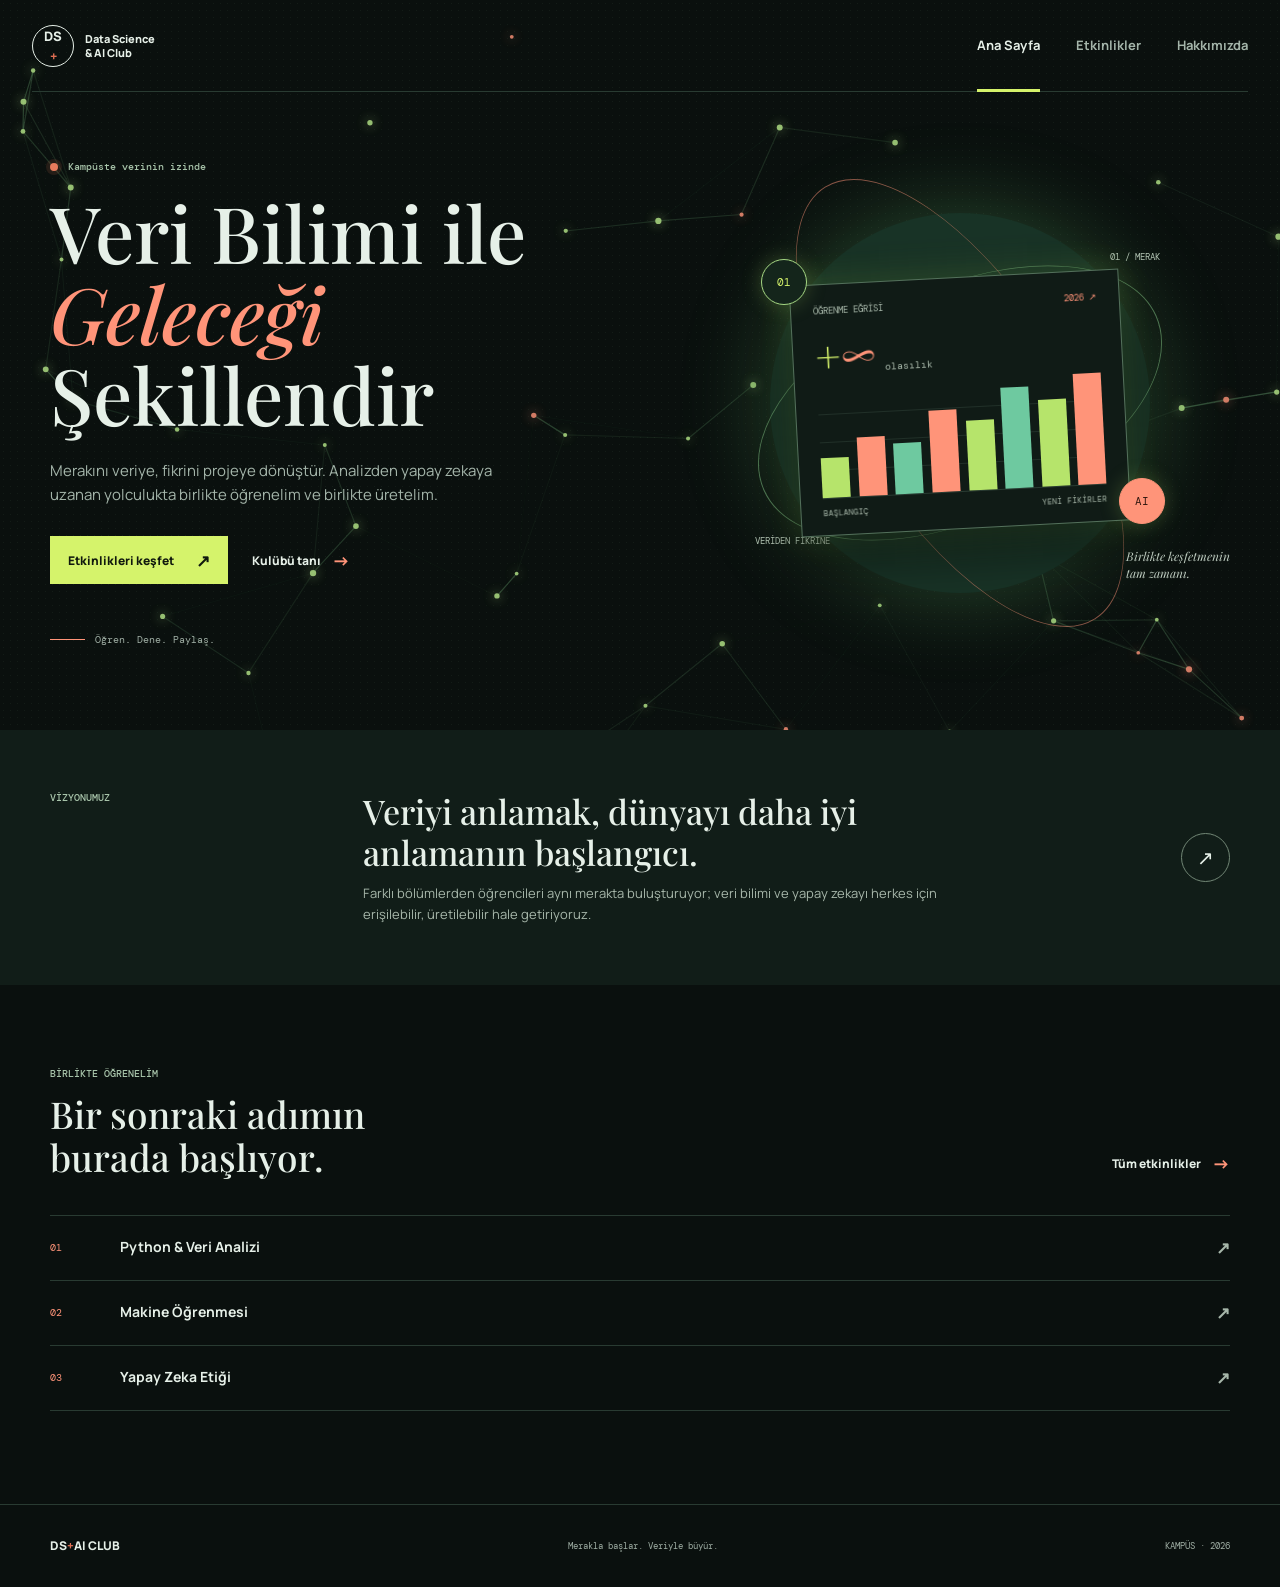
<file: index.html>
<!doctype html>
<html lang="tr">
<head>
  <meta charset="utf-8">
  <meta name="viewport" content="width=device-width, initial-scale=1">
  <meta name="description" content="Kampüsün Data Science & AI Club topluluğunu keşfet; veriyle düşün, birlikte üret.">
  <title>Data Science & AI Club | Kampüste verinin izinde</title>
  <link rel="stylesheet" href="style.css">
  <script src="script.js" defer></script>
</head>
<body>
  <canvas class="data-field" aria-hidden="true"></canvas>
  <a class="skip-link" href="#icerik">İçeriğe geç</a>
  <header class="site-header">
    <a class="brand" href="index.html" aria-label="Data Science & AI Club ana sayfa">
      <span class="brand-mark" aria-hidden="true">DS<span>+</span></span>
      <span class="brand-name">Data Science<br>& AI Club</span>
    </a>
    <nav class="site-nav" aria-label="Ana gezinme">
      <a class="active" href="index.html" aria-current="page">Ana Sayfa</a>
      <a href="etkinlikler.html">Etkinlikler</a>
      <a href="hakkimizda.html">Hakkımızda</a>
    </nav>
  </header>

  <main id="icerik">
    <section class="hero page-shell">
      <div class="hero-copy">
        <p class="eyebrow"><span class="eyebrow-dot"></span> Kampüste verinin izinde</p>
        <h1>Veri Bilimi ile <span>Geleceği</span> Şekillendir</h1>
        <p class="hero-intro">Merakını veriye, fikrini projeye dönüştür. Analizden yapay zekaya uzanan yolculukta birlikte öğrenelim ve birlikte üretelim.</p>
        <div class="hero-actions">
          <a class="button button-primary" href="etkinlikler.html">Etkinlikleri keşfet <span aria-hidden="true">↗</span></a>
          <a class="text-link" href="hakkimizda.html">Kulübü tanı <span aria-hidden="true">→</span></a>
        </div>
        <div class="hero-note"><span class="note-line"></span><span>Öğren. Dene. Paylaş.</span></div>
      </div>
      <div class="hero-visual" aria-label="Veri görselleştirme illüstrasyonu" tabindex="0">
        <div class="visual-orbit orbit-one"></div>
        <div class="visual-orbit orbit-two"></div>
        <div class="visual-label label-top">01 / MERAK</div>
        <div class="visual-label label-bottom">VERİDEN FİKRİNE</div>
        <div class="chart-panel">
          <div class="chart-head"><span>ÖĞRENME EĞRİSİ</span><span class="chart-period">2026 ↗</span></div>
          <div class="chart-value">+<span>∞</span><small>olasılık</small></div>
          <div class="chart-bars" aria-hidden="true">
            <i style="--bar: 36%"></i><i style="--bar: 53%"></i><i style="--bar: 46%"></i><i style="--bar: 74%"></i><i style="--bar: 63%"></i><i style="--bar: 91%"></i><i style="--bar: 78%"></i><i style="--bar: 100%"></i>
          </div>
          <div class="chart-foot"><span>BAŞLANGIÇ</span><span>YENİ FİKİRLER</span></div>
        </div>
        <div class="floating-token token-a">01</div>
        <div class="floating-token token-b">AI</div>
        <div class="visual-caption">Birlikte keşfetmenin<br>tam zamanı.</div>
      </div>
    </section>

    <section class="vision-band">
      <div class="page-shell vision-inner">
        <p class="eyebrow">VİZYONUMUZ</p>
        <div>
          <h2>Veriyi anlamak, dünyayı daha iyi anlamanın başlangıcı.</h2>
          <p>Farklı bölümlerden öğrencileri aynı merakta buluşturuyor; veri bilimi ve yapay zekayı herkes için erişilebilir, üretilebilir hale getiriyoruz.</p>
        </div>
        <a class="round-link" href="hakkimizda.html" aria-label="Kulüp hakkında daha fazla bilgi">↗</a>
      </div>
    </section>

    <section class="home-activity page-shell">
      <div class="section-heading">
        <div><p class="eyebrow">BİRLİKTE ÖĞRENELİM</p><h2>Bir sonraki adımın<br>burada başlıyor.</h2></div>
        <a class="text-link" href="etkinlikler.html">Tüm etkinlikler <span aria-hidden="true">→</span></a>
      </div>
      <div class="topic-row">
        <div class="topic-item"><span class="topic-number">01</span><span>Python & Veri Analizi</span><span class="topic-arrow">↗</span></div>
        <div class="topic-item"><span class="topic-number">02</span><span>Makine Öğrenmesi</span><span class="topic-arrow">↗</span></div>
        <div class="topic-item"><span class="topic-number">03</span><span>Yapay Zeka Etiği</span><span class="topic-arrow">↗</span></div>
      </div>
    </section>
  </main>

  <footer class="site-footer">
    <div class="page-shell footer-inner"><a class="footer-brand" href="index.html">DS<span>+</span>AI CLUB</a><p>Merakla başlar. Veriyle büyür.</p><span class="footer-year">KAMPÜS · 2026</span></div>
  </footer>
</body>
</html>
</file>
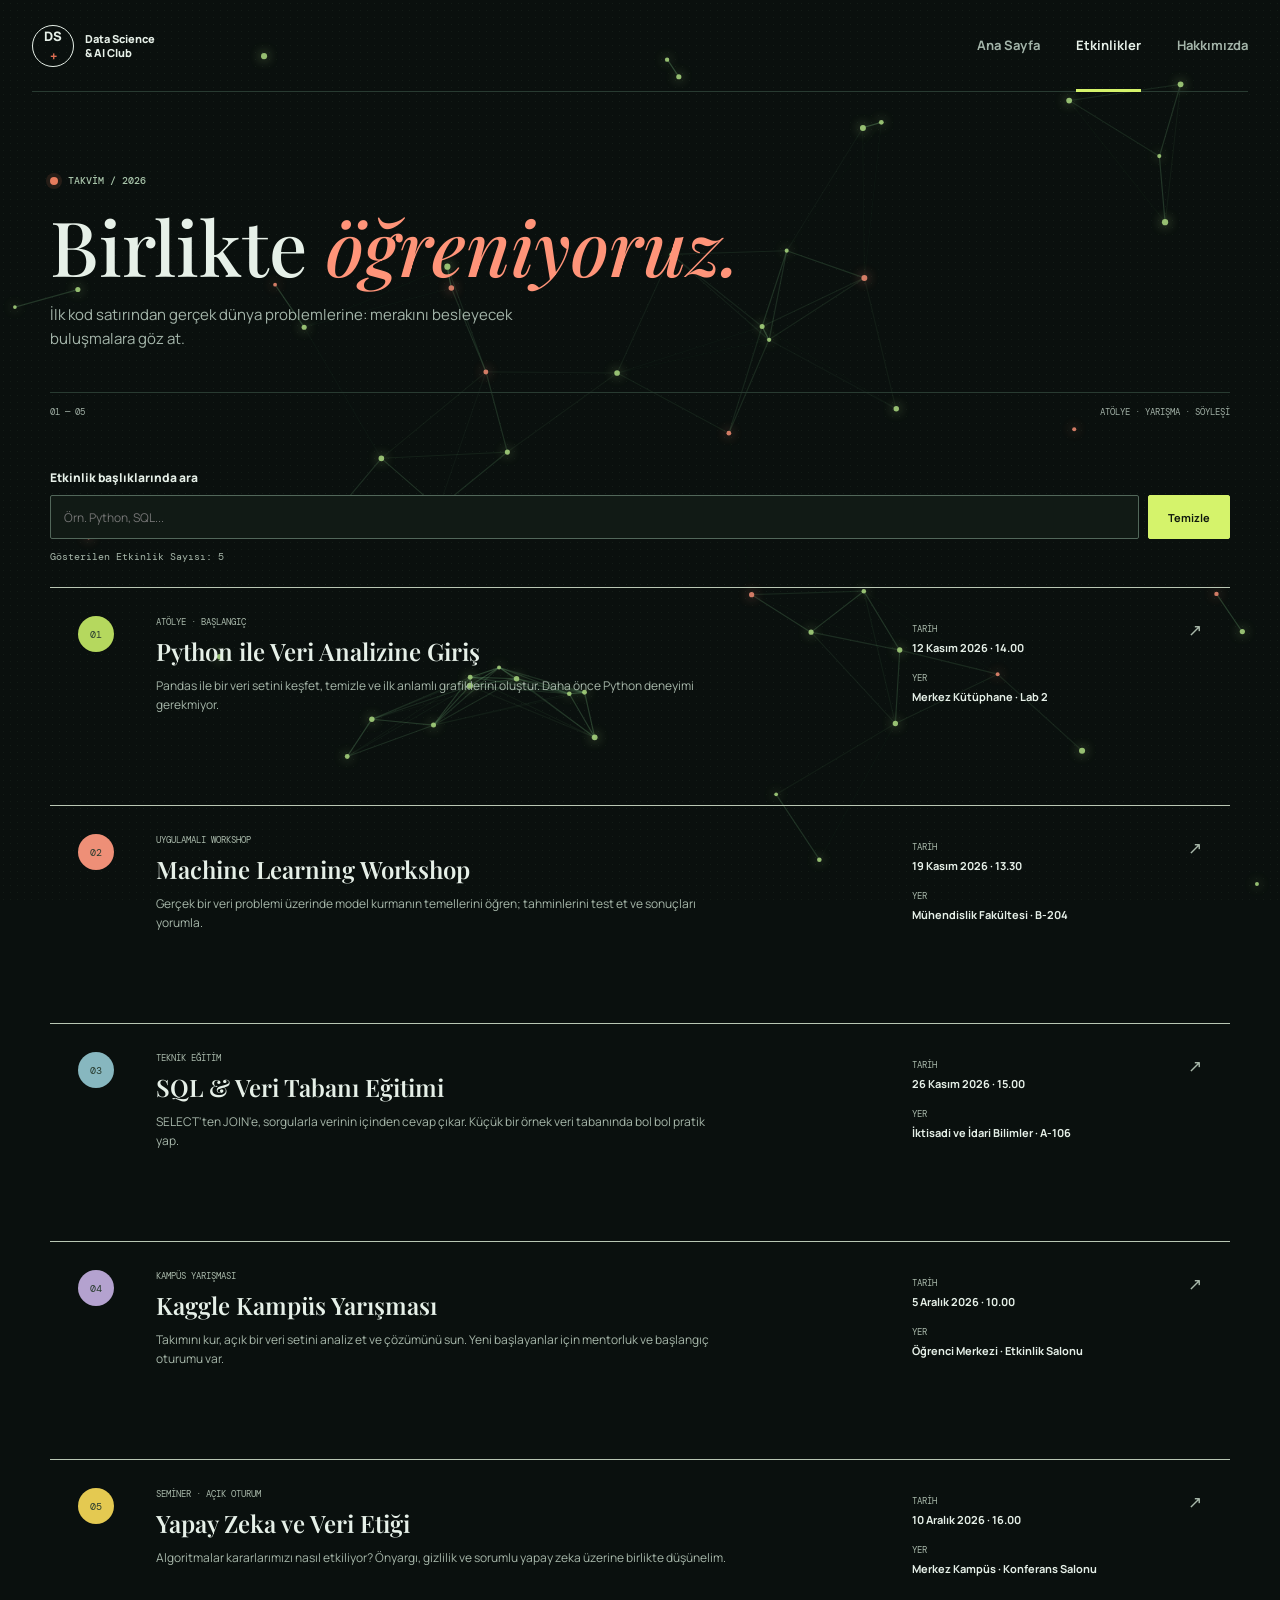
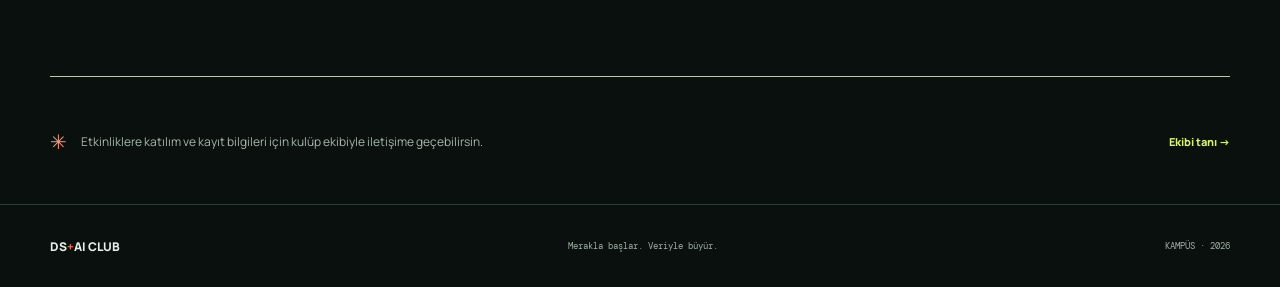
<file: etkinlikler.html>
<!doctype html>
<html lang="tr">
<head>
  <meta charset="utf-8">
  <meta name="viewport" content="width=device-width, initial-scale=1">
  <meta name="description" content="Data Science & AI Club etkinlikleri: atölyeler, yarışmalar ve söyleşiler.">
  <title>Etkinlikler | Data Science & AI Club</title>
  <link rel="stylesheet" href="style.css">
  <script src="script.js" defer></script>
</head>
<body>
  <canvas class="data-field" aria-hidden="true"></canvas>
  <a class="skip-link" href="#icerik">İçeriğe geç</a>
  <header class="site-header">
    <a class="brand" href="index.html" aria-label="Data Science & AI Club ana sayfa">
      <span class="brand-mark" aria-hidden="true">DS<span>+</span></span>
      <span class="brand-name">Data Science<br>& AI Club</span>
    </a>
    <nav class="site-nav" aria-label="Ana gezinme">
      <a href="index.html">Ana Sayfa</a>
      <a class="active" href="etkinlikler.html" aria-current="page">Etkinlikler</a>
      <a href="hakkimizda.html">Hakkımızda</a>
    </nav>
  </header>

  <main id="icerik">
    <section class="page-intro page-shell">
      <p class="eyebrow"><span class="eyebrow-dot"></span> TAKVİM / 2026</p>
      <h1>Birlikte <span>öğreniyoruz.</span></h1>
      <p>İlk kod satırından gerçek dünya problemlerine: merakını besleyecek buluşmalara göz at.</p>
      <div class="intro-index"><span>01 — 05</span><span>ATÖLYE · YARIŞMA · SÖYLEŞİ</span></div>
    </section>

    <!-- Arama denetimleri kart listesinden önce gelir; sayaç ve boş durum ekran okuyuculara da bildirilir. -->
    <section class="event-search page-shell" aria-label="Etkinlik arama">
      <label for="search">Etkinlik başlıklarında ara</label>
      <div class="search-controls">
        <input id="search" type="search" placeholder="Örn. Python, SQL..." autocomplete="off">
        <button class="clear-search" id="clear-search" type="button">Temizle</button>
      </div>
      <p class="event-count" id="event-count" aria-live="polite">Gösterilen Etkinlik Sayısı: 5</p>
      <p class="search-empty" id="search-empty" role="status" hidden>Aradığınız kriterlere uygun veri bilimi etkinliği bulunamadı</p>
    </section>

    <section class="event-list page-shell" aria-label="Yaklaşan etkinlikler">
      <article class="event-card event-lime">
        <div class="event-index">01</div>
        <div class="event-main"><p class="event-type">ATÖLYE · BAŞLANGIÇ</p><h2>Python ile Veri Analizine Giriş</h2><p class="event-description">Pandas ile bir veri setini keşfet, temizle ve ilk anlamlı grafiklerini oluştur. Daha önce Python deneyimi gerekmiyor.</p></div>
        <div class="event-details"><p><span>TARİH</span>12 Kasım 2026 · 14.00</p><p><span>YER</span>Merkez Kütüphane · Lab 2</p></div>
        <div class="event-mark" aria-hidden="true">↗</div>
      </article>
      <article class="event-card event-coral">
        <div class="event-index">02</div>
        <div class="event-main"><p class="event-type">UYGULAMALI WORKSHOP</p><h2>Machine Learning Workshop</h2><p class="event-description">Gerçek bir veri problemi üzerinde model kurmanın temellerini öğren; tahminlerini test et ve sonuçları yorumla.</p></div>
        <div class="event-details"><p><span>TARİH</span>19 Kasım 2026 · 13.30</p><p><span>YER</span>Mühendislik Fakültesi · B-204</p></div>
        <div class="event-mark" aria-hidden="true">↗</div>
      </article>
      <article class="event-card event-blue">
        <div class="event-index">03</div>
        <div class="event-main"><p class="event-type">TEKNİK EĞİTİM</p><h2>SQL & Veri Tabanı Eğitimi</h2><p class="event-description">SELECT'ten JOIN'e, sorgularla verinin içinden cevap çıkar. Küçük bir örnek veri tabanında bol bol pratik yap.</p></div>
        <div class="event-details"><p><span>TARİH</span>26 Kasım 2026 · 15.00</p><p><span>YER</span>İktisadi ve İdari Bilimler · A-106</p></div>
        <div class="event-mark" aria-hidden="true">↗</div>
      </article>
      <article class="event-card event-lilac">
        <div class="event-index">04</div>
        <div class="event-main"><p class="event-type">KAMPÜS YARIŞMASI</p><h2>Kaggle Kampüs Yarışması</h2><p class="event-description">Takımını kur, açık bir veri setini analiz et ve çözümünü sun. Yeni başlayanlar için mentorluk ve başlangıç oturumu var.</p></div>
        <div class="event-details"><p><span>TARİH</span>5 Aralık 2026 · 10.00</p><p><span>YER</span>Öğrenci Merkezi · Etkinlik Salonu</p></div>
        <div class="event-mark" aria-hidden="true">↗</div>
      </article>
      <article class="event-card event-yellow">
        <div class="event-index">05</div>
        <div class="event-main"><p class="event-type">SEMİNER · AÇIK OTURUM</p><h2>Yapay Zeka ve Veri Etiği</h2><p class="event-description">Algoritmalar kararlarımızı nasıl etkiliyor? Önyargı, gizlilik ve sorumlu yapay zeka üzerine birlikte düşünelim.</p></div>
        <div class="event-details"><p><span>TARİH</span>10 Aralık 2026 · 16.00</p><p><span>YER</span>Merkez Kampüs · Konferans Salonu</p></div>
        <div class="event-mark" aria-hidden="true">↗</div>
      </article>
    </section>
    <section class="event-note page-shell"><span class="note-star" aria-hidden="true">✳</span><p>Etkinliklere katılım ve kayıt bilgileri için kulüp ekibiyle iletişime geçebilirsin.</p><a href="hakkimizda.html">Ekibi tanı <span aria-hidden="true">→</span></a></section>
  </main>

  <footer class="site-footer"><div class="page-shell footer-inner"><a class="footer-brand" href="index.html">DS<span>+</span>AI CLUB</a><p>Merakla başlar. Veriyle büyür.</p><span class="footer-year">KAMPÜS · 2026</span></div></footer>
</body>
</html>
</file>
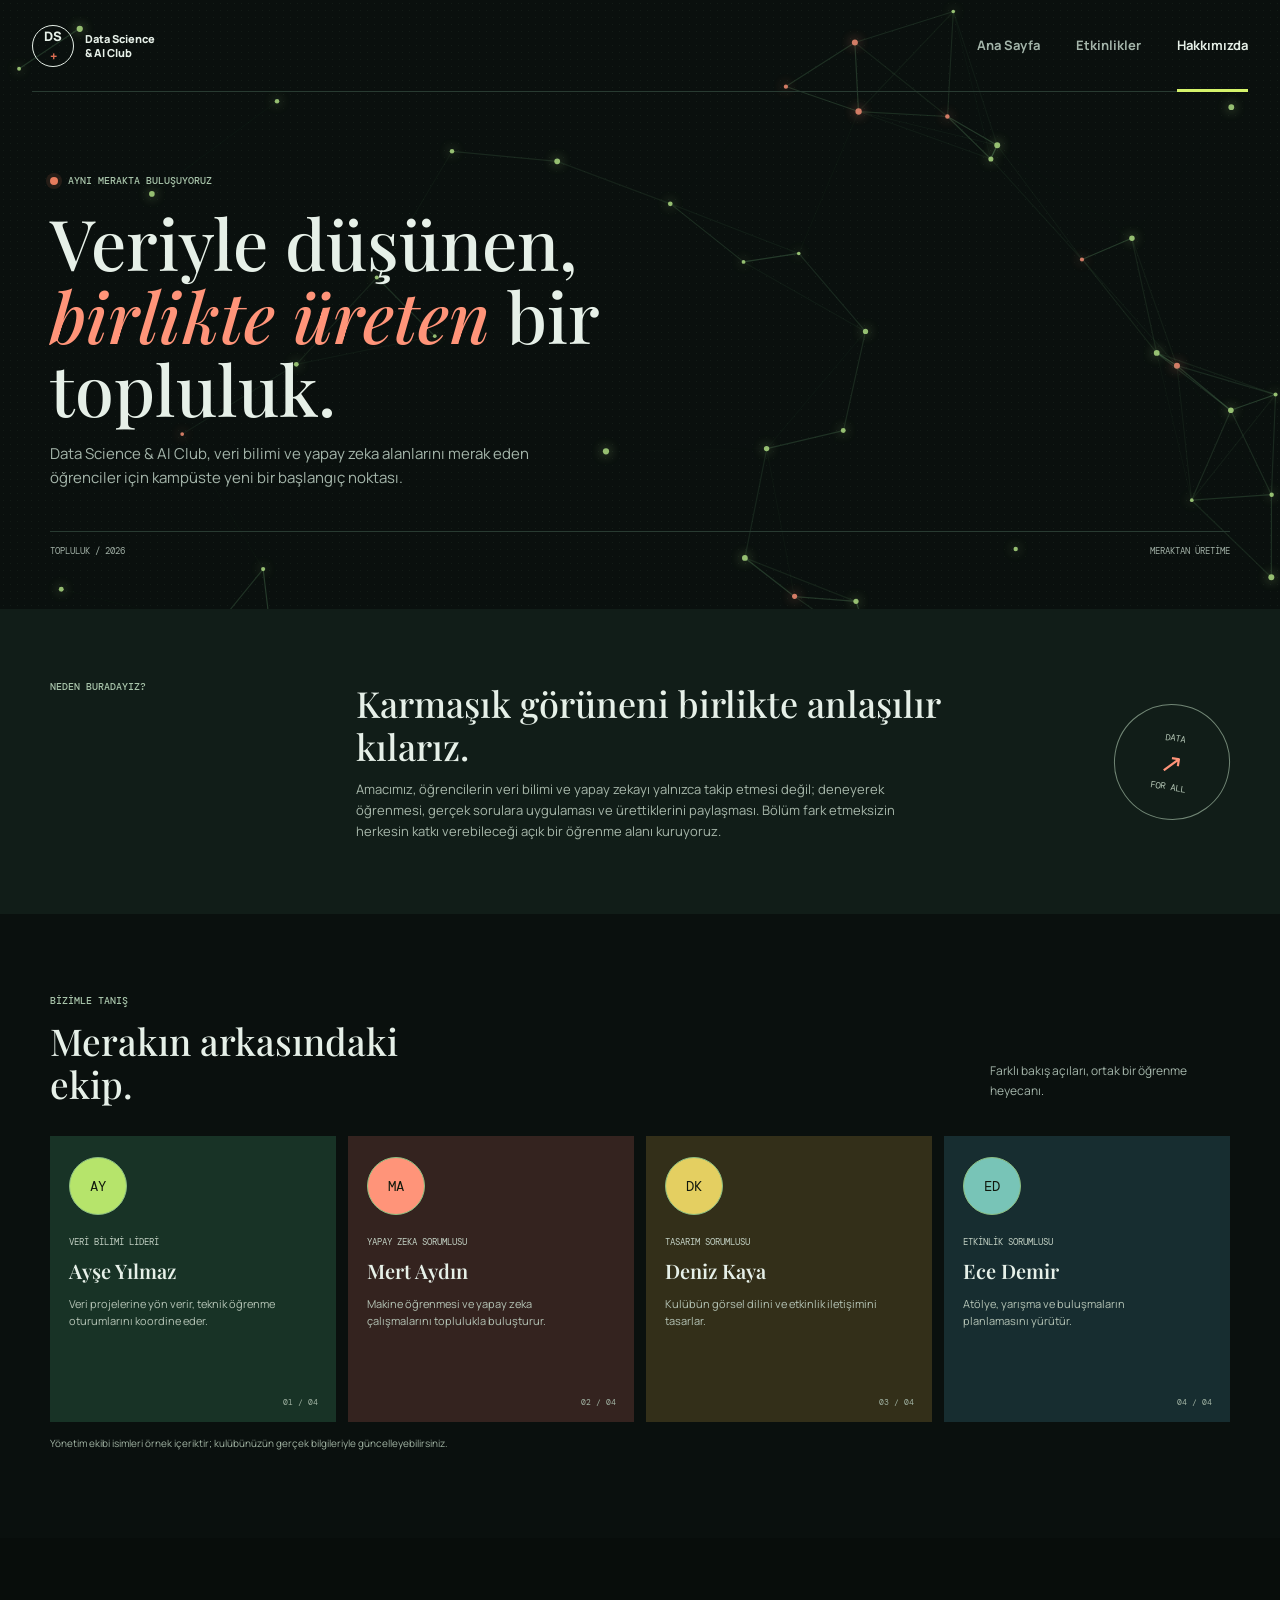
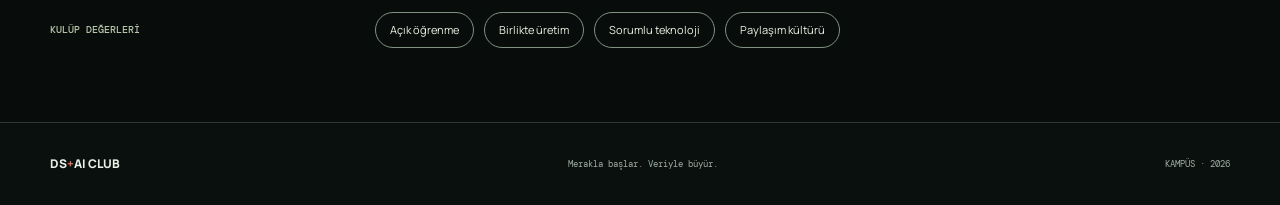
<file: hakkimizda.html>
<!doctype html>
<html lang="tr">
<head>
  <meta charset="utf-8">
  <meta name="viewport" content="width=device-width, initial-scale=1">
  <meta name="description" content="Data Science & AI Club'ın amacı, değerleri ve yönetim ekibi.">
  <title>Hakkımızda | Data Science & AI Club</title>
  <link rel="stylesheet" href="style.css">
  <script src="script.js" defer></script>
</head>
<body>
  <canvas class="data-field" aria-hidden="true"></canvas>
  <a class="skip-link" href="#icerik">İçeriğe geç</a>
  <header class="site-header">
    <a class="brand" href="index.html" aria-label="Data Science & AI Club ana sayfa">
      <span class="brand-mark" aria-hidden="true">DS<span>+</span></span>
      <span class="brand-name">Data Science<br>& AI Club</span>
    </a>
    <nav class="site-nav" aria-label="Ana gezinme">
      <a href="index.html">Ana Sayfa</a>
      <a href="etkinlikler.html">Etkinlikler</a>
      <a class="active" href="hakkimizda.html" aria-current="page">Hakkımızda</a>
    </nav>
  </header>

  <main id="icerik">
    <section class="page-intro about-intro page-shell">
      <p class="eyebrow"><span class="eyebrow-dot"></span> AYNI MERAKTA BULUŞUYORUZ</p>
      <h1>Veriyle düşünen,<br><span>birlikte üreten</span> bir topluluk.</h1>
      <p>Data Science & AI Club, veri bilimi ve yapay zeka alanlarını merak eden öğrenciler için kampüste yeni bir başlangıç noktası.</p>
      <div class="intro-index"><span>TOPLULUK / 2026</span><span>MERAKTAN ÜRETİME</span></div>
    </section>

    <section class="about-purpose">
      <div class="page-shell purpose-grid">
        <p class="eyebrow">NEDEN BURADAYIZ?</p>
        <div><h2>Karmaşık görüneni birlikte anlaşılır kılarız.</h2><p>Amacımız, öğrencilerin veri bilimi ve yapay zekayı yalnızca takip etmesi değil; deneyerek öğrenmesi, gerçek sorulara uygulaması ve ürettiklerini paylaşması. Bölüm fark etmeksizin herkesin katkı verebileceği açık bir öğrenme alanı kuruyoruz.</p></div>
        <div class="purpose-stamp" aria-hidden="true"><span>DATA</span><strong>↗</strong><span>FOR ALL</span></div>
      </div>
    </section>

    <section class="team-section page-shell">
      <div class="section-heading team-heading"><div><p class="eyebrow">BİZİMLE TANIŞ</p><h2>Merakın arkasındaki<br>ekip.</h2></div><p>Farklı bakış açıları, ortak bir öğrenme heyecanı.</p></div>
      <div class="team-grid">
        <article class="team-card team-green"><div class="team-avatar avatar-one" aria-hidden="true">AY</div><p class="team-role">VERİ BİLİMİ LİDERİ</p><h3>Ayşe Yılmaz</h3><p>Veri projelerine yön verir, teknik öğrenme oturumlarını koordine eder.</p><span class="team-card-index">01 / 04</span></article>
        <article class="team-card team-pink"><div class="team-avatar avatar-two" aria-hidden="true">MA</div><p class="team-role">YAPAY ZEKA SORUMLUSU</p><h3>Mert Aydın</h3><p>Makine öğrenmesi ve yapay zeka çalışmalarını toplulukla buluşturur.</p><span class="team-card-index">02 / 04</span></article>
        <article class="team-card team-yellow"><div class="team-avatar avatar-three" aria-hidden="true">DK</div><p class="team-role">TASARIM SORUMLUSU</p><h3>Deniz Kaya</h3><p>Kulübün görsel dilini ve etkinlik iletişimini tasarlar.</p><span class="team-card-index">03 / 04</span></article>
        <article class="team-card team-blue"><div class="team-avatar avatar-four" aria-hidden="true">ED</div><p class="team-role">ETKİNLİK SORUMLUSU</p><h3>Ece Demir</h3><p>Atölye, yarışma ve buluşmaların planlamasını yürütür.</p><span class="team-card-index">04 / 04</span></article>
      </div>
      <p class="team-disclaimer">Yönetim ekibi isimleri örnek içeriktir; kulübünüzün gerçek bilgileriyle güncelleyebilirsiniz.</p>
    </section>

    <section class="values-band"><div class="page-shell values-inner"><p class="eyebrow">KULÜP DEĞERLERİ</p><div class="value-list"><span>Açık öğrenme</span><span>Birlikte üretim</span><span>Sorumlu teknoloji</span><span>Paylaşım kültürü</span></div></div></section>
  </main>

  <footer class="site-footer"><div class="page-shell footer-inner"><a class="footer-brand" href="index.html">DS<span>+</span>AI CLUB</a><p>Merakla başlar. Veriyle büyür.</p><span class="footer-year">KAMPÜS · 2026</span></div></footer>
</body>
</html>
</file>
<file: style.css>
@import url('https://fonts.googleapis.com/css2?family=DM+Mono:wght@400;500&family=Manrope:wght@400;500;600;700;800&family=Playfair+Display:wght@500;600;700&display=swap');

:root {
  color-scheme: light;
  --ink: #183a32;
  --muted: #62746d;
  --paper: #f6f7f0;
  --line: #d8dfd4;
  --green: #245c4a;
  --lime: #d5f36b;
  --coral: #f58b72;
  --mono: 'DM Mono', 'Courier New', monospace;
  --sans: 'Manrope', 'Trebuchet MS', sans-serif;
  --serif: 'Playfair Display', Georgia, serif;
}

* { box-sizing: border-box; }
html { scroll-behavior: smooth; }
body { margin: 0; background: var(--paper); color: var(--ink); font-family: var(--sans); line-height: 1.6; }
body::before { position: fixed; z-index: -1; inset: 0; background-image: radial-gradient(#315b4910 0.7px, transparent 0.7px); background-size: 7px 7px; content: ''; pointer-events: none; }
a { color: inherit; }
.page-shell { width: min(1180px, calc(100% - 64px)); margin-inline: auto; }
.data-field { position: fixed; z-index: -1; inset: 0; width: 100%; height: 100%; opacity: .46; pointer-events: none; }
.skip-link { position: absolute; z-index: 10; top: 8px; left: 8px; transform: translateY(-150%); padding: 10px 14px; background: var(--ink); color: white; }
.skip-link:focus { transform: translateY(0); }

.site-header { position: relative; z-index: 2; display: flex; width: min(1320px, calc(100% - 64px)); height: 92px; align-items: center; justify-content: space-between; margin: 0 auto; border-bottom: 1px solid var(--line); }
.brand { display: inline-flex; align-items: center; gap: 11px; text-decoration: none; }
.brand-mark { display: grid; width: 42px; height: 42px; place-items: center; border: 1px solid var(--ink); border-radius: 50%; font-size: 13px; font-weight: 800; letter-spacing: 0; }
.brand-mark span, .footer-brand span { color: #de6e53; }
.brand-name { font-size: 11px; font-weight: 800; line-height: 1.2; }
.site-nav { display: flex; height: 100%; align-items: center; gap: 36px; }
.site-nav a { position: relative; display: grid; height: 100%; align-items: center; color: #53675e; font-size: 13px; font-weight: 700; text-decoration: none; }
.site-nav a::after { position: absolute; right: 0; bottom: -1px; left: 0; height: 3px; transform: scaleX(0); background: var(--green); content: ''; transition: transform .2s ease; }
.site-nav a:hover::after, .site-nav a.active::after { transform: scaleX(1); }
.site-nav a.active { color: var(--ink); }
.motion-toggle { border: 1px solid var(--line); border-radius: 2px; padding: 9px 12px; background: transparent; color: var(--ink); cursor: pointer; font: 600 11px var(--sans); }
.motion-toggle:hover { border-color: var(--ink); }
.motion-toggle:disabled { cursor: default; opacity: .65; }

.hero { display: grid; min-height: 630px; grid-template-columns: 1fr .92fr; align-items: center; gap: 54px; padding-block: 68px 84px; }
.eyebrow { display: flex; align-items: center; gap: 10px; margin: 0 0 19px; color: #60756a; font: 500 10px var(--mono); letter-spacing: 0; }
.eyebrow-dot { width: 8px; height: 8px; border-radius: 50%; background: #e77c5d; box-shadow: 0 0 0 4px #e77c5d20; }
h1, h2, h3, p { margin-top: 0; }
.hero h1, .page-intro h1 { max-width: 660px; margin-bottom: 24px; font-family: var(--serif); font-size: clamp(48px, 6.3vw, 78px); font-weight: 500; letter-spacing: 0; line-height: 1.04; }
.hero h1 span, .page-intro h1 span { color: #b05c42; font-style: italic; }
.hero-intro { max-width: 485px; margin-bottom: 29px; color: var(--muted); font-size: 15px; }
.hero-actions { display: flex; flex-wrap: wrap; align-items: center; gap: 24px; }
.button { display: inline-flex; min-height: 48px; align-items: center; justify-content: center; gap: 22px; padding: 0 18px; text-decoration: none; font-size: 12px; font-weight: 800; }
.button-primary { background: var(--ink); color: #f9f8ed; transition: background .2s ease, transform .2s ease; }
.button-primary:hover { transform: translateY(-2px); background: #28654f; }
.button-primary span { font-size: 17px; }
.text-link { display: inline-flex; align-items: center; gap: 11px; color: var(--ink); font-size: 12px; font-weight: 800; text-decoration: none; }
.text-link span { color: #b05c42; font-size: 18px; transition: transform .2s ease; }
.text-link:hover span { transform: translateX(4px); }
.hero-note { display: flex; align-items: center; gap: 10px; margin-top: 49px; color: #7a8980; font: 10px var(--mono); }
.note-line { width: 35px; height: 1px; background: #b05c42; }

.hero-visual { position: relative; display: grid; min-height: 390px; place-items: center; isolation: isolate; }
.hero-visual::before { position: absolute; z-index: -2; width: min(380px, 84%); aspect-ratio: 1; border-radius: 50%; background: #e5edcf; content: ''; }
.visual-orbit { position: absolute; z-index: -1; width: 430px; max-width: 100%; aspect-ratio: 1; border: 1px solid #78927a52; border-radius: 50%; transform: rotate(-24deg) scaleY(.54); }
.orbit-two { width: 510px; transform: rotate(58deg) scaleY(.43); border-color: #dc8f7052; }
.chart-panel { width: min(330px, 80%); padding: 20px 22px 17px; background: #fffef8; box-shadow: 0 16px 50px #203d2c17; transform: rotate(-3deg); }
.chart-head, .chart-foot { display: flex; justify-content: space-between; color: #758279; font: 9px var(--mono); }
.chart-period { color: #b05c42; }
.chart-value { margin-top: 17px; color: var(--green); font-family: var(--serif); font-size: 43px; line-height: 1; }
.chart-value span { color: #c36f51; }
.chart-value small { margin-left: 8px; color: #76857a; font: 10px var(--mono); }
.chart-bars { display: flex; height: 112px; align-items: end; gap: 9px; margin-top: 10px; border-bottom: 1px solid var(--line); background: repeating-linear-gradient(to bottom, transparent 0, transparent 27px, #dfe4d9 28px); }
.chart-bars i { flex: 1; height: var(--bar); background: #b6d46a; animation: bar-rise .9s both; transform-origin: bottom; }
.chart-bars i:nth-child(2n) { background: #e9896d; }
.chart-bars i:nth-child(3n) { background: #4d8a70; }
.chart-bars i:nth-child(2) { animation-delay: .07s; }.chart-bars i:nth-child(3) { animation-delay: .14s; }.chart-bars i:nth-child(4) { animation-delay: .21s; }.chart-bars i:nth-child(5) { animation-delay: .28s; }.chart-bars i:nth-child(6) { animation-delay: .35s; }.chart-bars i:nth-child(7) { animation-delay: .42s; }.chart-bars i:nth-child(8) { animation-delay: .49s; }
.chart-foot { margin-top: 9px; font-size: 8px; }
.floating-token { position: absolute; display: grid; width: 46px; aspect-ratio: 1; place-items: center; border: 1px solid #b6c49a; border-radius: 50%; background: var(--paper); color: var(--green); font: 11px var(--mono); }
.token-a { top: 13%; left: 13%; }.token-b { right: 12%; bottom: 19%; background: var(--coral); border-color: var(--coral); color: #542c23; }
.visual-label { position: absolute; color: #7c8a7b; font: 9px var(--mono); }.label-top { top: 11%; right: 13%; }.label-bottom { bottom: 13%; left: 12%; }
.visual-caption { position: absolute; right: 0; bottom: 4%; color: #697970; font: italic 12px var(--serif); line-height: 1.45; }

.vision-band { background: #e8eddd; }
.vision-inner { display: grid; min-height: 255px; grid-template-columns: .45fr 1.3fr auto; align-items: center; gap: 45px; }
.vision-inner .eyebrow { align-self: start; margin-top: 61px; }
.vision-inner h2, .purpose-grid h2 { max-width: 610px; margin-bottom: 11px; font-family: var(--serif); font-size: 34px; font-weight: 500; line-height: 1.2; }
.vision-inner p:not(.eyebrow), .purpose-grid div > p { max-width: 590px; margin-bottom: 0; color: #65756b; font-size: 13px; }
.round-link { display: grid; width: 49px; aspect-ratio: 1; place-items: center; border: 1px solid #8d9d8c; border-radius: 50%; font-size: 20px; text-decoration: none; transition: background .2s ease, color .2s ease; }
.round-link:hover { background: var(--ink); color: white; }
.home-activity { padding-block: 82px 93px; }
.section-heading { display: flex; align-items: end; justify-content: space-between; gap: 24px; margin-bottom: 37px; }
.section-heading .eyebrow { margin-bottom: 13px; }
.section-heading h2 { margin-bottom: 0; font-family: var(--serif); font-size: 37px; font-weight: 500; line-height: 1.14; }
.topic-row { border-top: 1px solid var(--line); }
.topic-item { display: grid; min-height: 65px; grid-template-columns: 70px 1fr auto; align-items: center; border-bottom: 1px solid var(--line); font-size: 14px; font-weight: 700; }
.topic-number { color: #b05c42; font: 10px var(--mono); }
.topic-arrow { color: #74847b; font-size: 17px; }
.site-footer { border-top: 1px solid var(--line); }
.footer-inner { display: flex; min-height: 82px; align-items: center; justify-content: space-between; gap: 20px; }
.footer-brand { font-size: 12px; font-weight: 800; letter-spacing: 0; text-decoration: none; }
.footer-inner p, .footer-year { margin: 0; color: #718078; font: 9px var(--mono); }

.page-intro { position: relative; padding-block: 82px 50px; }
.page-intro h1 { max-width: 840px; margin-bottom: 18px; font-size: clamp(48px, 7vw, 76px); }
.page-intro > p:not(.eyebrow) { max-width: 540px; margin-bottom: 41px; color: var(--muted); font-size: 15px; }
.intro-index { display: flex; justify-content: space-between; padding-top: 13px; border-top: 1px solid var(--line); color: #7c8a80; font: 9px var(--mono); }
.event-list { padding-bottom: 35px; }
.event-card { position: relative; display: grid; min-height: 218px; grid-template-columns: 54px minmax(0, 1fr) 230px 36px; align-items: start; gap: 24px; padding: 28px 28px 26px; border-top: 1px solid #b9c7b4; transition: padding .2s ease, background .2s ease; }
.event-card:last-child { border-bottom: 1px solid #b9c7b4; }
.event-card:hover { padding-right: 21px; padding-left: 35px; background: #ffffff70; }
.event-search { padding-bottom: 24px; }
.event-search label { display: block; margin-bottom: 8px; color: var(--ink); font-size: 12px; font-weight: 800; }
.search-controls { display: grid; grid-template-columns: minmax(0, 1fr) auto; gap: 9px; }
.search-controls input { width: 100%; min-width: 0; min-height: 44px; border: 1px solid #aebcaf; border-radius: 2px; padding: 0 13px; background: #fffef8; color: var(--ink); font: 12px var(--sans); }
.search-controls input:focus-visible, .clear-search:focus-visible { outline: 2px solid #b05c42; outline-offset: 2px; }
.clear-search { min-width: 82px; border: 1px solid var(--ink); border-radius: 2px; padding: 0 13px; background: var(--ink); color: #f9f8ed; cursor: pointer; font: 700 11px var(--sans); }
.clear-search:hover { background: #28654f; }
.event-count { margin: 11px 0 0; color: #68786f; font: 10px var(--mono); }
.search-empty { margin: 14px 0 0; border-left: 3px solid #cf7857; padding: 10px 13px; background: #f4dfd5; color: #593b31; font-size: 12px; }
.search-empty[hidden], .event-card[hidden] { display: none; }
.event-lime { --accent: #b5d85e; }.event-coral { --accent: #ee8f77; }.event-blue { --accent: #87b7bf; }.event-lilac { --accent: #b4a2cf; }.event-yellow { --accent: #e4c951; }
.event-index { display: grid; width: 36px; aspect-ratio: 1; place-items: center; border-radius: 50%; background: var(--accent); color: #283b2e; font: 10px var(--mono); }
.event-type { margin-bottom: 9px; color: #78857b; font: 9px var(--mono); }
.event-main h2 { margin-bottom: 10px; font-family: var(--serif); font-size: 24px; font-weight: 600; line-height: 1.2; }
.event-description { max-width: 570px; margin-bottom: 0; color: #64746b; font-size: 12px; }
.event-details { padding-top: 7px; }
.event-details p { margin-bottom: 15px; font-size: 11px; font-weight: 700; }
.event-details p span { display: block; margin-bottom: 4px; color: #859187; font: 9px var(--mono); }
.event-mark { color: #829084; font-size: 17px; text-align: right; }
.event-note { display: flex; min-height: 92px; align-items: center; gap: 14px; padding-bottom: 33px; }
.event-note p { flex: 1; margin: 0; color: #66776d; font-size: 12px; }
.event-note > a { color: var(--ink); font-size: 11px; font-weight: 800; text-decoration: none; }
.note-star { color: #cf7857; font-size: 20px; }

.about-intro { padding-bottom: 52px; }
.about-intro h1 { font-size: clamp(44px, 6.2vw, 70px); }
.about-purpose { background: #e8eddd; }
.purpose-grid { display: grid; min-height: 305px; grid-template-columns: .55fr 1.25fr .5fr; align-items: center; gap: 45px; }
.purpose-grid > .eyebrow { align-self: start; margin-top: 71px; }
.purpose-grid h2 { font-size: 36px; }
.purpose-stamp { display: grid; width: 116px; aspect-ratio: 1; place-items: center; align-content: center; justify-self: end; border: 1px solid #98a38d; border-radius: 50%; color: #607364; font: 9px var(--mono); transform: rotate(9deg); }
.purpose-stamp strong { color: #bc684c; font: 27px var(--sans); }
.team-section { padding-block: 80px 87px; }
.team-heading { margin-bottom: 31px; }
.team-heading > p { max-width: 240px; margin-bottom: 5px; color: var(--muted); font-size: 12px; }
.team-grid { display: grid; grid-template-columns: repeat(4, 1fr); gap: 12px; }
.team-card { position: relative; min-height: 286px; padding: 21px 19px 40px; overflow: hidden; }
.team-green { background: #e2edcd; }.team-pink { background: #f4dfd5; }.team-yellow { background: #f0ebc9; }.team-blue { background: #dce9e7; }
.team-avatar { display: grid; width: 58px; aspect-ratio: 1; place-items: center; margin-bottom: 21px; border: 1px solid #365d4b; border-radius: 50%; color: var(--ink); font: 14px var(--mono); }
.avatar-one { background: #c4de7d; }.avatar-two { background: #efa18a; }.avatar-three { background: #e3d271; }.avatar-four { background: #a9cfca; }
.team-role { margin-bottom: 7px; color: #68786b; font: 9px var(--mono); }
.team-card h3 { margin-bottom: 8px; font-family: var(--serif); font-size: 20px; font-weight: 600; }
.team-card > p:not(.team-role) { max-width: 220px; margin-bottom: 0; color: #52665a; font-size: 11px; }
.team-card-index { position: absolute; right: 18px; bottom: 15px; color: #728174; font: 8px var(--mono); }
.team-disclaimer { margin: 13px 0 0; color: #7a877e; font-size: 10px; }
.values-band { background: #173b32; color: #eff3e5; }
.values-inner { display: grid; min-height: 184px; grid-template-columns: .5fr 1.5fr; align-items: center; gap: 40px; }
.values-inner .eyebrow { margin: 0; color: #b7c5ad; }
.value-list { display: flex; flex-wrap: wrap; gap: 10px; }
.value-list span { border: 1px solid #809284; border-radius: 30px; padding: 8px 14px; color: #eff3e5; font-size: 11px; }

@keyframes bar-rise { from { transform: scaleY(.15); } to { transform: scaleY(1); } }
@media (prefers-reduced-motion: reduce) {
  *, *::before, *::after { scroll-behavior: auto !important; animation-duration: .01ms !important; animation-iteration-count: 1 !important; transition-duration: .01ms !important; }
}
@media (max-width: 850px) {
  .site-header { width: min(100% - 36px, 700px); height: 78px; }
  .page-shell { width: min(100% - 40px, 700px); }
  .site-nav { gap: 19px; }.site-nav a { font-size: 11px; }
  .hero { min-height: auto; grid-template-columns: 1fr .85fr; gap: 20px; padding-block: 65px; }
  .hero h1 { font-size: clamp(45px, 7vw, 64px); }
  .hero-visual { min-height: 330px; }
  .vision-inner { grid-template-columns: .45fr 1.3fr auto; gap: 22px; }
  .vision-inner h2, .purpose-grid h2 { font-size: 30px; }
  .event-card { grid-template-columns: 40px minmax(0, 1fr) 190px 22px; gap: 15px; padding-inline: 16px; }
  .team-grid { grid-template-columns: repeat(2, 1fr); }
  .team-card { min-height: 260px; }
}
@media (max-width: 600px) {
  .site-header { width: calc(100% - 32px); height: auto; min-height: 78px; flex-wrap: wrap; gap: 0 14px; padding-block: 13px 0; }
  .brand-mark { width: 36px; height: 36px; }.brand-name { font-size: 10px; }
  .motion-toggle { margin-left: auto; padding: 8px; font-size: 9px; }
  .site-nav { order: 3; width: 100%; height: 43px; justify-content: space-between; gap: 12px; }
  .site-nav a { font-size: 11px; }
  .page-shell { width: calc(100% - 36px); }
  .hero { grid-template-columns: 1fr; gap: 5px; padding-block: 58px 45px; }
  .hero h1 { max-width: 450px; font-size: clamp(48px, 13vw, 66px); }
  .hero-intro { font-size: 14px; }
  .hero-note { margin-top: 29px; }
  .hero-visual { min-height: 320px; margin-top: 4px; }
  .visual-orbit { width: 350px; }.orbit-two { width: 410px; }
  .chart-panel { width: min(310px, 78%); }
  .vision-inner { min-height: 0; grid-template-columns: 1fr auto; gap: 8px 15px; padding-block: 31px; }
  .vision-inner .eyebrow { grid-column: 1 / -1; margin: 0 0 10px; }
  .vision-inner h2, .purpose-grid h2 { font-size: 29px; }
  .vision-inner p:not(.eyebrow) { font-size: 12px; }
  .round-link { width: 39px; }
  .home-activity { padding-block: 58px; }
  .section-heading { align-items: start; flex-direction: column; gap: 18px; margin-bottom: 26px; }
  .section-heading h2 { font-size: 32px; }
  .topic-item { grid-template-columns: 42px 1fr auto; font-size: 12px; }
  .footer-inner { min-height: 95px; flex-wrap: wrap; justify-content: space-between; gap: 4px 15px; padding-block: 17px; }
  .footer-inner p { order: 3; width: 100%; }
  .page-intro { padding-block: 58px 36px; }
  .page-intro h1 { font-size: clamp(46px, 12vw, 63px); }
  .page-intro > p:not(.eyebrow) { margin-bottom: 29px; font-size: 13px; }
  .intro-index { font-size: 8px; }
  .event-card { grid-template-columns: 37px 1fr 23px; gap: 12px; padding: 22px 4px; }
  .event-card:hover { padding-inline: 8px; }
  .event-index { width: 33px; }
  .event-main h2 { font-size: 21px; }
  .event-description { font-size: 11px; }
  .event-details { grid-column: 2 / -1; display: flex; flex-wrap: wrap; gap: 8px 22px; padding-top: 2px; }
  .event-details p { margin: 0; font-size: 10px; }
  .event-details p span { font-size: 8px; }
  .event-note { flex-wrap: wrap; gap: 8px 12px; padding-block: 12px 30px; }
  .event-note p { flex-basis: calc(100% - 35px); }
  .event-note > a { margin-left: 33px; }
  .purpose-grid { min-height: 0; grid-template-columns: 1fr auto; gap: 10px 15px; padding-block: 34px; }
  .purpose-grid > .eyebrow { grid-column: 1 / -1; margin: 0 0 6px; }
  .purpose-grid div > p { font-size: 12px; }
  .purpose-stamp { width: 75px; font-size: 7px; }
  .purpose-stamp strong { font-size: 21px; }
  .team-section { padding-block: 57px; }
  .team-heading > p { max-width: 100%; }
  .team-grid { gap: 9px; }
  .team-card { min-height: 252px; padding: 15px 12px 36px; }
  .team-avatar { width: 49px; margin-bottom: 16px; }
  .team-role { font-size: 8px; }
  .team-card h3 { font-size: 18px; }
  .team-card > p:not(.team-role) { font-size: 10px; }
  .team-card-index { right: 11px; bottom: 12px; font-size: 7px; }
  .values-inner { min-height: 0; grid-template-columns: 1fr; gap: 18px; padding-block: 28px; }
}
/* Dar ekranlarda kart içeriklerini tek sütuna alarak 320px görünümünü taşmasız tut. */
@media (max-width: 480px) {
  .event-card { grid-template-columns: minmax(0, 1fr); gap: 10px; padding: 20px 4px; }
  .event-card:hover { padding-inline: 8px; }
  .event-index { margin-bottom: 2px; }
  .event-main { min-width: 0; }
  .event-main h2 { overflow-wrap: anywhere; }
  .event-details { grid-column: auto; gap: 8px 16px; }
  .event-mark { position: absolute; top: 21px; right: 4px; }
  .event-search { padding-bottom: 20px; }
  .team-grid { grid-template-columns: minmax(0, 1fr); }
  .team-card { min-height: 225px; }
}

/* Koyu tema override'ları: içerik yapısını korur, kontrastı yeni zemine uyarlar. */
:root {
  color-scheme: dark;
  --ink: #e6f0e8;
  --muted: #a4b5aa;
  --paper: #0a100e;
  --line: #293b32;
  --green: #8fca83;
  --coral: #ff9479;
}
body::before { background-image: radial-gradient(#8bc79512 0.7px, transparent 0.7px); }
.data-field { z-index: 0; opacity: .86; }
.site-header, main, .site-footer { position: relative; z-index: 1; }
.skip-link { background: var(--lime); color: #111a11; }
.site-nav a { color: #a4b5aa; }
.site-nav a::after { background: var(--lime); }
.eyebrow { color: #a8c4aa; }
.hero h1 span, .page-intro h1 span { color: var(--coral); }
.button-primary { background: var(--lime); color: #10180d; }
.button-primary:hover { background: #e6ff9a; }
.text-link span, .topic-number { color: var(--coral); }
.hero-note { color: #a0afa5; }
.note-line { background: var(--coral); }
.hero-visual::before { background: #183326; box-shadow: 0 0 90px #6bca7250; }
.visual-orbit { border-color: #91d89482; }
.orbit-two { border-color: #ff947982; }
.chart-panel { border: 1px solid #53705b; background: #101b16; box-shadow: 0 18px 60px #0009, 0 0 32px #9eea6940; transform: translate3d(var(--chart-shift-x, 0px), var(--chart-shift-y, 0px), 0) rotate(var(--chart-tilt, -3deg)); transition: transform .22s ease-out; will-change: transform; }
.hero-visual:focus-visible { outline: 2px solid var(--lime); outline-offset: 8px; }
.chart-head, .chart-foot { color: #a8b8aa; }
.chart-period { color: var(--coral); }
.chart-value { color: var(--lime); }
.chart-value span { color: var(--coral); }
.chart-value small { color: #a6b6a8; }
.chart-bars { background: repeating-linear-gradient(to bottom, transparent 0, transparent 27px, #31443a 28px); }
.chart-bars i { background: #b6e46b; }
.chart-bars i:nth-child(2n) { background: #ff9479; }
.chart-bars i:nth-child(3n) { background: #6ec9a0; }
.floating-token { border-color: #a5d784; background: #14251b; color: var(--lime); box-shadow: 0 0 20px #a8dc6840; }
.token-b { background: var(--coral); border-color: var(--coral); color: #30170f; }
.visual-label { color: #b7c9b8; }
.visual-caption { color: #bdcbbf; }
.vision-band, .about-purpose { background: #111d18; }
.vision-inner p:not(.eyebrow), .purpose-grid div > p { color: #a7b7aa; }
.round-link { border-color: #718675; }
.round-link:hover { background: var(--lime); color: #10180d; }
.topic-arrow { color: #a7b7aa; }
.footer-inner p, .footer-year, .intro-index { color: #a0afa5; }
.event-card:hover { background: #17251d; }
.search-controls input { border-color: #52675a; background: #111a15; }
.search-controls input:focus-visible, .clear-search:focus-visible { outline-color: var(--lime); }
.clear-search { border-color: var(--lime); background: var(--lime); color: #10180d; }
.clear-search:hover { background: #e6ff9a; }
.event-count { color: #a7b7aa; }
.search-empty { border-left-color: var(--coral); background: #34231d; color: #ffe2d8; }
.event-type, .event-details p span, .event-mark { color: #a8b8aa; }
.event-description, .event-note p { color: #a7b7aa; }
.event-note > a { color: var(--lime); }
.note-star, .purpose-stamp strong { color: var(--coral); }
.purpose-stamp { border-color: #718675; color: #b7c9b8; }
.team-green { background: #183326; }
.team-pink { background: #34231f; }
.team-yellow { background: #332f19; }
.team-blue { background: #172d30; }
.team-avatar { border-color: #8bbd80; color: #10180d; }
.avatar-one { background: #b6e46b; }
.avatar-two { background: #ff9479; }
.avatar-three { background: #e4cf61; }
.avatar-four { background: #78c4b7; }
.team-role { color: #c2d0c3; }
.team-card > p:not(.team-role) { color: #b5c4b6; }
.team-card-index, .team-disclaimer { color: #a1b3a3; }
.values-band { background: #080d0b; }
</file>
